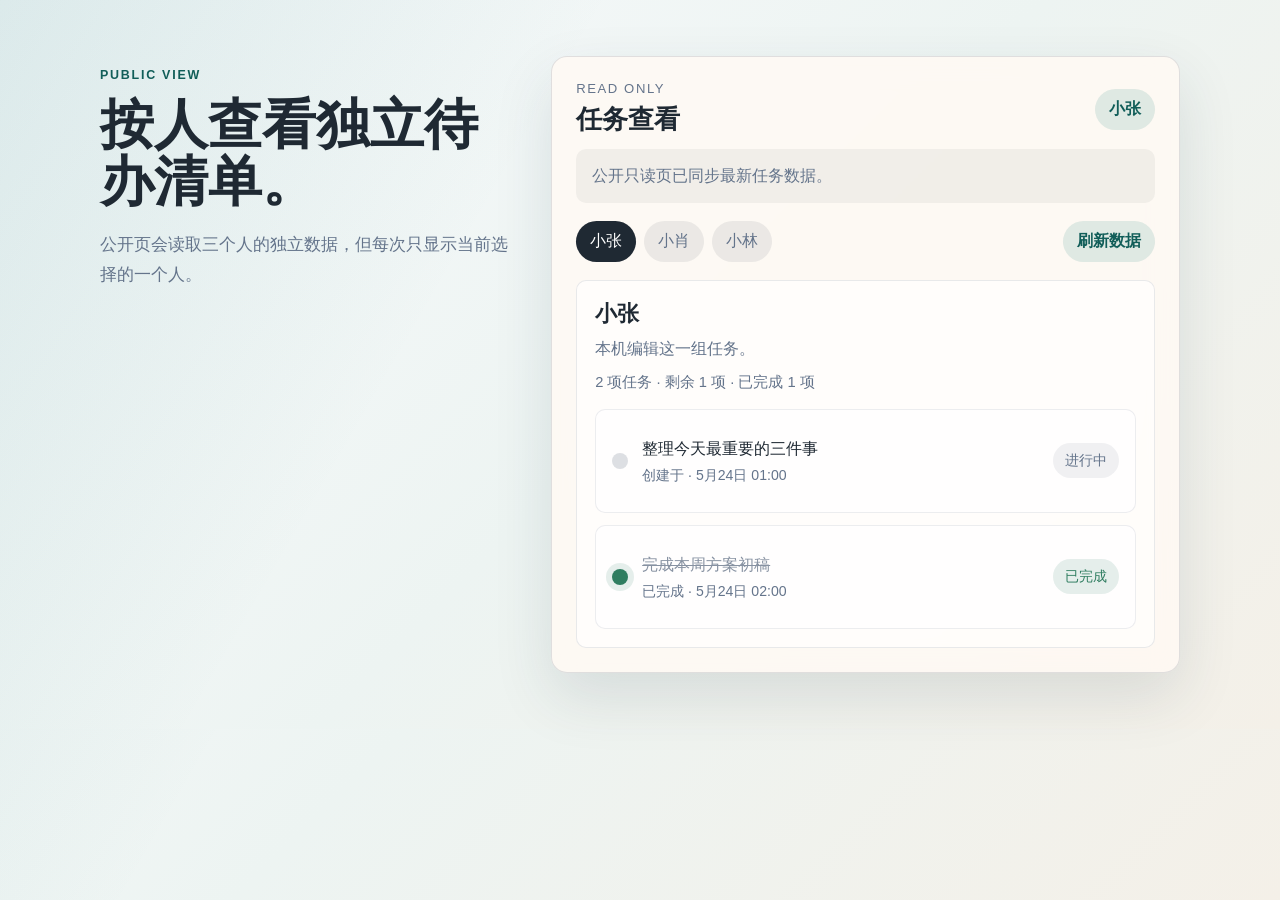
<file: docs/index.html>
<!DOCTYPE html>
<html lang="zh-CN">
  <head>
    <meta charset="UTF-8" />
    <meta name="viewport" content="width=device-width, initial-scale=1.0" />
    <title>Todo List</title>
    <link rel="stylesheet" href="./style.css" />
  </head>
  <body>
    <main class="app-shell">
      <section class="hero">
        <p class="eyebrow">PUBLIC VIEW</p>
        <h1>按人查看独立待办清单。</h1>
        <p class="hero-copy">
          公开页会读取三个人的独立数据，但每次只显示当前选择的一个人。
        </p>
      </section>

      <section class="todo-card" aria-label="Todo 公开只读页">
        <header class="card-header">
          <div>
            <p class="card-title">READ ONLY</p>
            <h2>任务查看</h2>
          </div>
          <div class="task-badge" id="memberBadge">加载中</div>
        </header>

        <p class="readonly-note" id="viewStatus">正在加载任务数据...</p>

        <div class="toolbar">
          <div class="member-tabs" id="memberTabs" aria-label="选择查看的人"></div>
          <button class="secondary-button" id="refreshButton" type="button">刷新数据</button>
        </div>

        <section class="member-board" id="memberBoard">
          <header class="member-header">
            <div>
              <h3 class="member-name" id="memberName"></h3>
              <p class="member-note" id="memberNote"></p>
            </div>
            <p class="member-stats" id="memberStats"></p>
          </header>

          <ul class="todo-list" id="todoList" aria-live="polite"></ul>
        </section>
      </section>
    </main>

    <template id="todoItemTemplate">
      <li class="todo-item">
        <span class="todo-state" aria-hidden="true"></span>
        <div class="todo-content">
          <p class="todo-text"></p>
          <span class="todo-meta"></span>
        </div>
        <span class="todo-label"></span>
      </li>
    </template>

    <script src="./script.js"></script>
  </body>
</html>
</file>
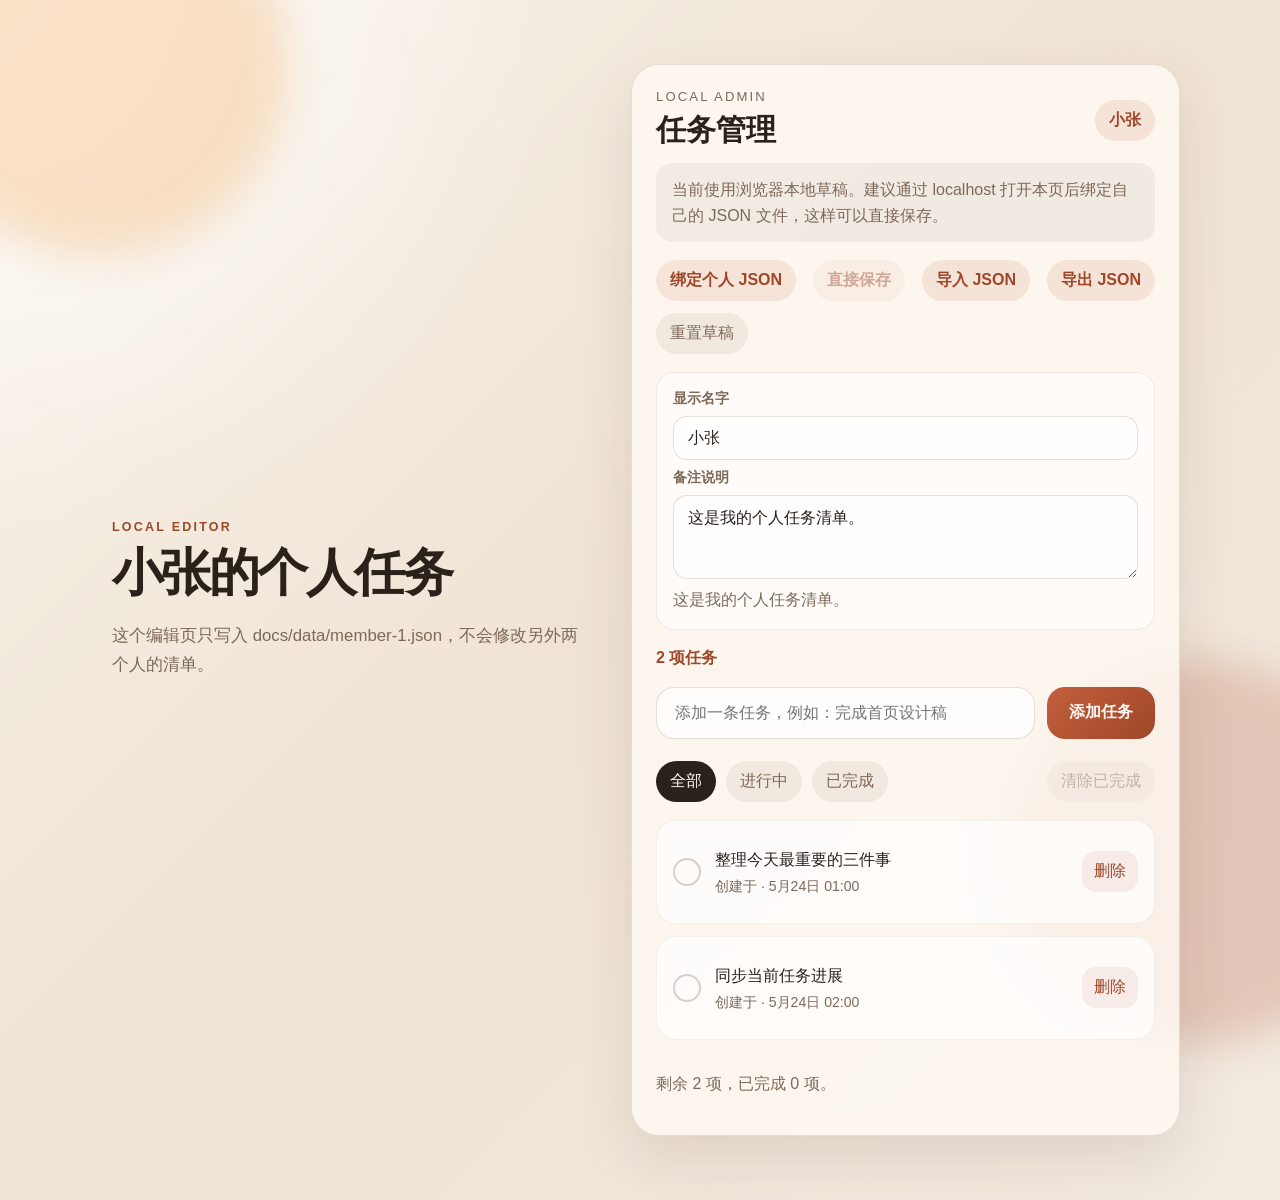
<file: admin-member-1.html>
<!DOCTYPE html>
<html lang="zh-CN">
  <head>
    <meta charset="UTF-8" />
    <meta name="viewport" content="width=device-width, initial-scale=1.0" />
    <title>小张的 Todo 管理页</title>
    <link rel="stylesheet" href="./admin.css" />
  </head>
  <body data-member-id="member-1" data-member-name="小张" data-member-file="member-1.json">
    <div class="background-shape background-shape-left"></div>
    <div class="background-shape background-shape-right"></div>

    <main class="app-shell">
      <section class="hero">
        <p class="eyebrow">LOCAL EDITOR</p>
        <h1 id="pageTitle">个人任务管理</h1>
        <p class="hero-copy" id="pageSubtitle"></p>
      </section>

      <section class="todo-card" aria-label="Todo 管理页">
        <header class="card-header">
          <div>
            <p class="card-title">LOCAL ADMIN</p>
            <h2>任务管理</h2>
          </div>
          <div class="task-badge" id="memberBadge">个人清单</div>
        </header>

        <p class="status-message" id="fileStatus">
          当前使用浏览器本地草稿。建议通过 localhost 打开本页后绑定自己的 JSON 文件，这样可以直接保存。
        </p>

        <div class="editor-toolbar">
          <button class="secondary-button" id="bindFileButton" type="button">绑定个人 JSON</button>
          <button class="secondary-button" id="saveFileButton" type="button" disabled>直接保存</button>
          <button class="secondary-button" id="importButton" type="button">导入 JSON</button>
          <button class="secondary-button" id="exportButton" type="button">导出 JSON</button>
          <button class="ghost-button" id="resetDraft" type="button">重置草稿</button>
          <input class="sr-only" id="fileInput" type="file" accept="application/json,.json" />
        </div>

        <div class="member-panel">
          <label class="field-label" for="ownerNameInput">显示名字</label>
          <input class="text-field" id="ownerNameInput" type="text" maxlength="24" placeholder="例如：小张" />
          <label class="field-label" for="ownerNoteInput">备注说明</label>
          <textarea class="text-field text-area" id="ownerNoteInput" rows="3" maxlength="120" placeholder="例如：这是我的个人任务清单"></textarea>
          <p class="field-hint" id="ownerHint">这里会显示在公开总览页中。</p>
        </div>

        <div class="task-count-bar">
          <span id="taskBadge">0 项任务</span>
        </div>

        <form class="todo-form" id="todoForm">
          <label class="sr-only" for="todoInput">输入任务</label>
          <input id="todoInput" name="todo" type="text" maxlength="120" placeholder="添加一条任务，例如：完成首页设计稿" autocomplete="off" />
          <button type="submit">添加任务</button>
        </form>

        <div class="toolbar">
          <div class="filters" id="filters" role="tablist" aria-label="任务筛选">
            <button class="filter is-active" data-filter="all" type="button">全部</button>
            <button class="filter" data-filter="active" type="button">进行中</button>
            <button class="filter" data-filter="completed" type="button">已完成</button>
          </div>
          <button class="ghost-button" id="clearCompleted" type="button">清除已完成</button>
        </div>

        <ul class="todo-list" id="todoList" aria-live="polite"></ul>

        <footer class="card-footer">
          <p id="taskSummary">还没有任务，先添加一条开始。</p>
        </footer>
      </section>
    </main>

    <template id="todoItemTemplate">
      <li class="todo-item">
        <label class="todo-check">
          <input class="todo-toggle" type="checkbox" />
          <span class="checkmark"></span>
        </label>
        <div class="todo-content">
          <p class="todo-text"></p>
          <span class="todo-meta"></span>
        </div>
        <button class="delete-button" type="button" aria-label="删除任务">删除</button>
      </li>
    </template>

    <script src="./admin.js"></script>
  </body>
</html>
</file>
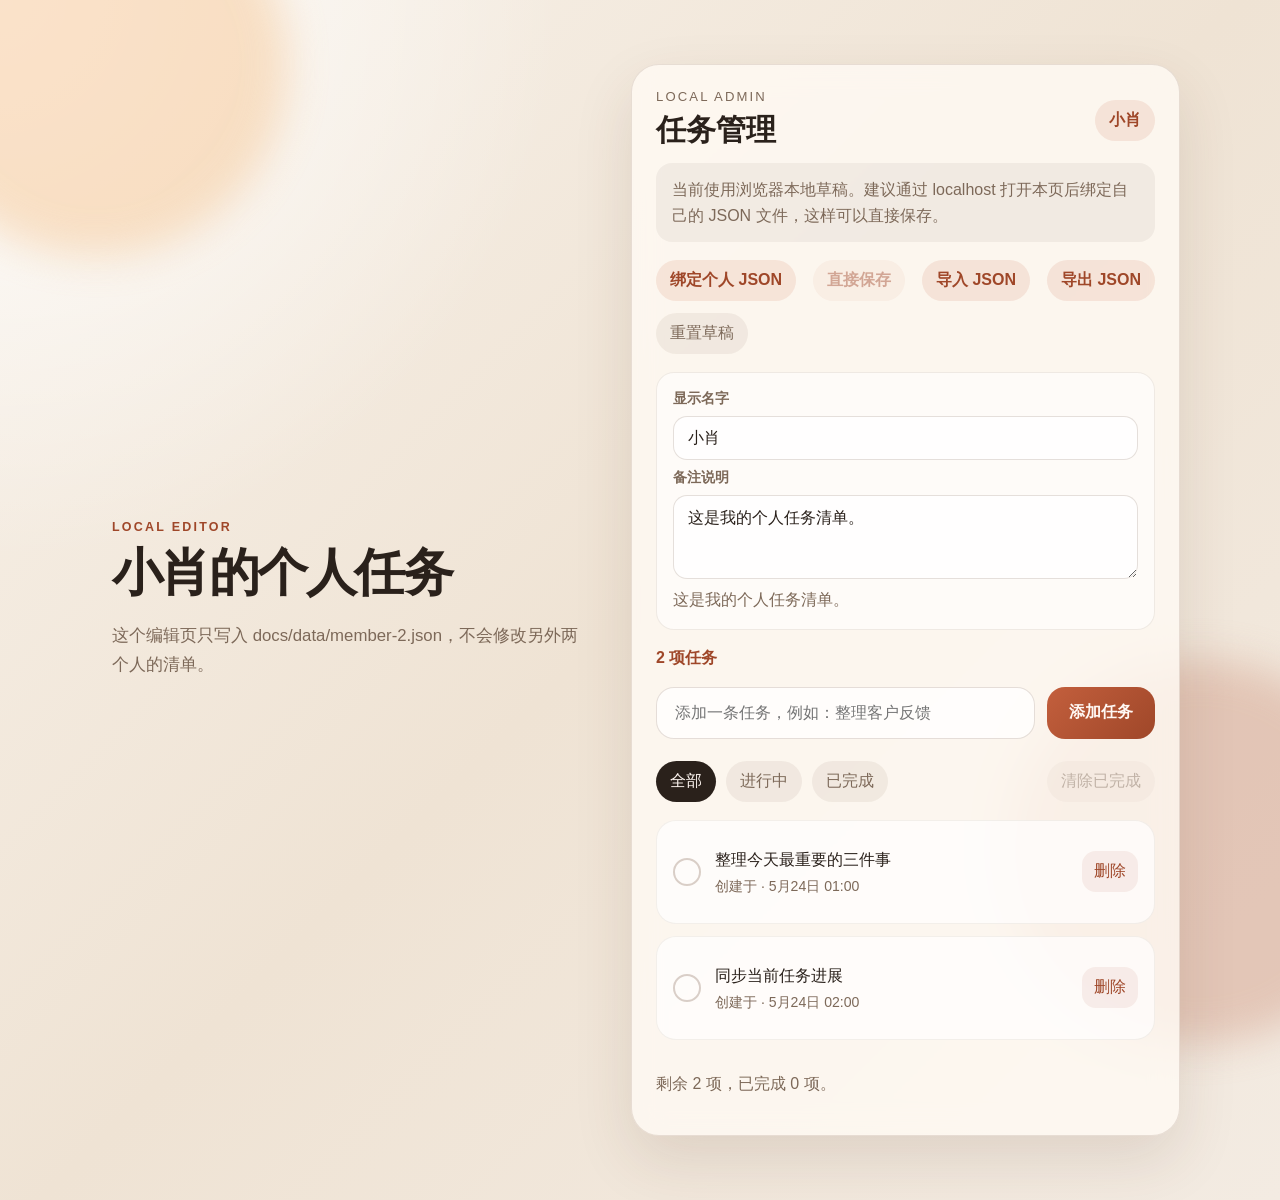
<file: admin-member-2.html>
<!DOCTYPE html>
<html lang="zh-CN">
  <head>
    <meta charset="UTF-8" />
    <meta name="viewport" content="width=device-width, initial-scale=1.0" />
    <title>小肖的 Todo 管理页</title>
    <link rel="stylesheet" href="./admin.css" />
  </head>
  <body data-member-id="member-2" data-member-name="小肖" data-member-file="member-2.json">
    <div class="background-shape background-shape-left"></div>
    <div class="background-shape background-shape-right"></div>

    <main class="app-shell">
      <section class="hero">
        <p class="eyebrow">LOCAL EDITOR</p>
        <h1 id="pageTitle">个人任务管理</h1>
        <p class="hero-copy" id="pageSubtitle"></p>
      </section>

      <section class="todo-card" aria-label="Todo 管理页">
        <header class="card-header">
          <div>
            <p class="card-title">LOCAL ADMIN</p>
            <h2>任务管理</h2>
          </div>
          <div class="task-badge" id="memberBadge">个人清单</div>
        </header>

        <p class="status-message" id="fileStatus">
          当前使用浏览器本地草稿。建议通过 localhost 打开本页后绑定自己的 JSON 文件，这样可以直接保存。
        </p>

        <div class="editor-toolbar">
          <button class="secondary-button" id="bindFileButton" type="button">绑定个人 JSON</button>
          <button class="secondary-button" id="saveFileButton" type="button" disabled>直接保存</button>
          <button class="secondary-button" id="importButton" type="button">导入 JSON</button>
          <button class="secondary-button" id="exportButton" type="button">导出 JSON</button>
          <button class="ghost-button" id="resetDraft" type="button">重置草稿</button>
          <input class="sr-only" id="fileInput" type="file" accept="application/json,.json" />
        </div>

        <div class="member-panel">
          <label class="field-label" for="ownerNameInput">显示名字</label>
          <input class="text-field" id="ownerNameInput" type="text" maxlength="24" placeholder="例如：小肖" />
          <label class="field-label" for="ownerNoteInput">备注说明</label>
          <textarea class="text-field text-area" id="ownerNoteInput" rows="3" maxlength="120" placeholder="例如：这是我的个人任务清单"></textarea>
          <p class="field-hint" id="ownerHint">这里会显示在公开总览页中。</p>
        </div>

        <div class="task-count-bar">
          <span id="taskBadge">0 项任务</span>
        </div>

        <form class="todo-form" id="todoForm">
          <label class="sr-only" for="todoInput">输入任务</label>
          <input id="todoInput" name="todo" type="text" maxlength="120" placeholder="添加一条任务，例如：整理客户反馈" autocomplete="off" />
          <button type="submit">添加任务</button>
        </form>

        <div class="toolbar">
          <div class="filters" id="filters" role="tablist" aria-label="任务筛选">
            <button class="filter is-active" data-filter="all" type="button">全部</button>
            <button class="filter" data-filter="active" type="button">进行中</button>
            <button class="filter" data-filter="completed" type="button">已完成</button>
          </div>
          <button class="ghost-button" id="clearCompleted" type="button">清除已完成</button>
        </div>

        <ul class="todo-list" id="todoList" aria-live="polite"></ul>

        <footer class="card-footer">
          <p id="taskSummary">还没有任务，先添加一条开始。</p>
        </footer>
      </section>
    </main>

    <template id="todoItemTemplate">
      <li class="todo-item">
        <label class="todo-check">
          <input class="todo-toggle" type="checkbox" />
          <span class="checkmark"></span>
        </label>
        <div class="todo-content">
          <p class="todo-text"></p>
          <span class="todo-meta"></span>
        </div>
        <button class="delete-button" type="button" aria-label="删除任务">删除</button>
      </li>
    </template>

    <script src="./admin.js"></script>
  </body>
</html>
</file>
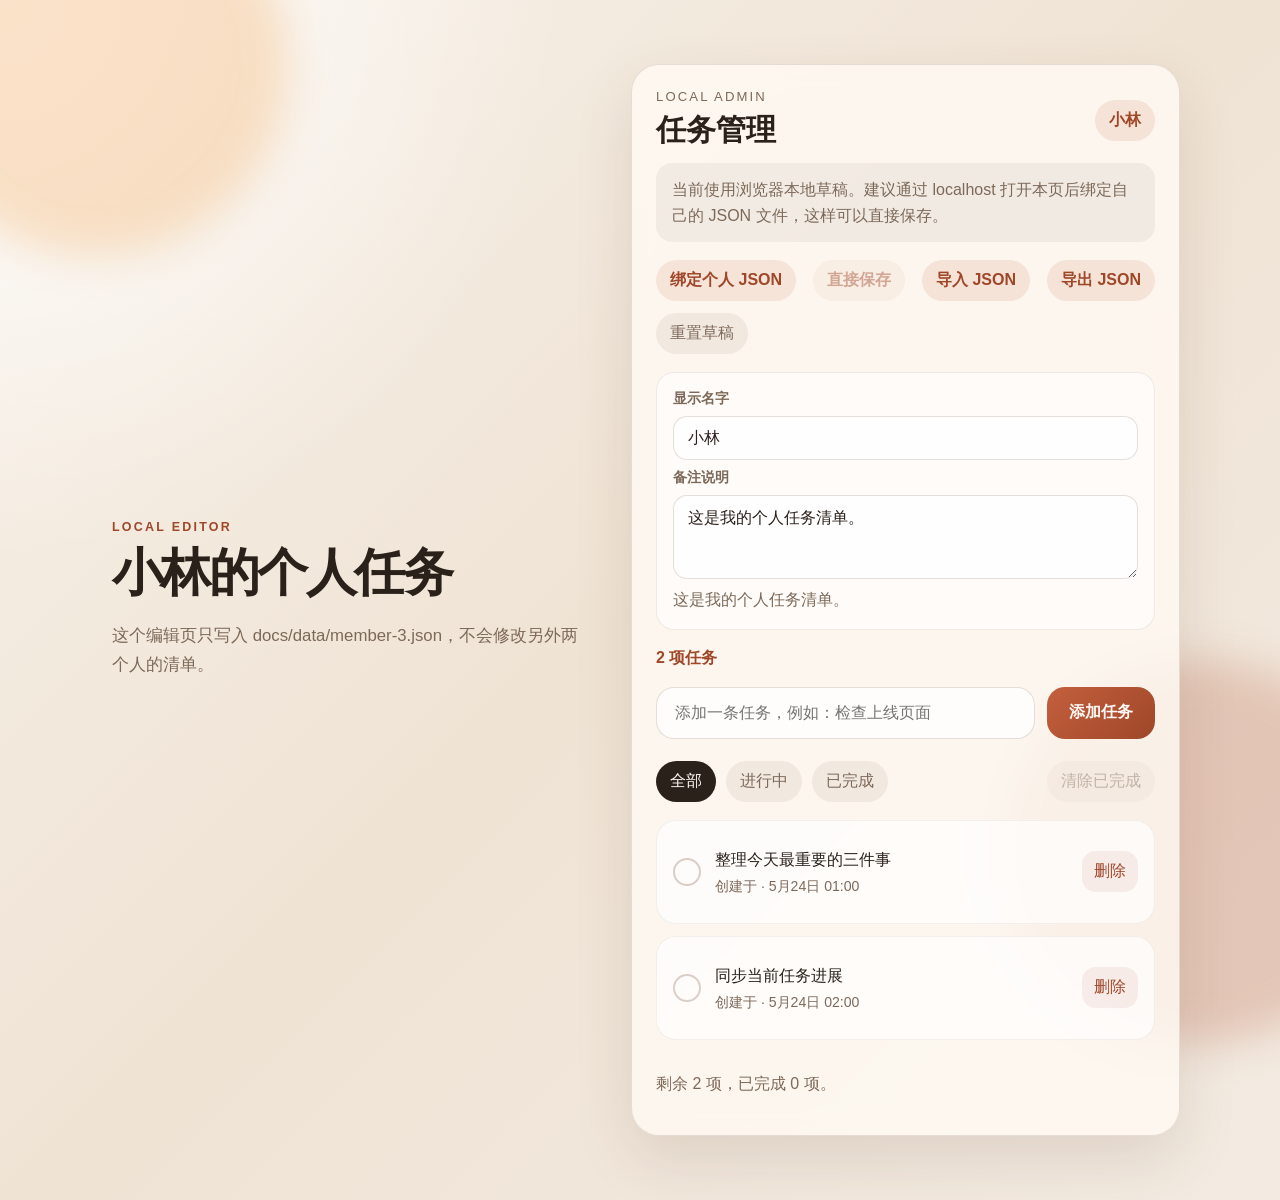
<file: admin-member-3.html>
<!DOCTYPE html>
<html lang="zh-CN">
  <head>
    <meta charset="UTF-8" />
    <meta name="viewport" content="width=device-width, initial-scale=1.0" />
    <title>小林的 Todo 管理页</title>
    <link rel="stylesheet" href="./admin.css" />
  </head>
  <body data-member-id="member-3" data-member-name="小林" data-member-file="member-3.json">
    <div class="background-shape background-shape-left"></div>
    <div class="background-shape background-shape-right"></div>

    <main class="app-shell">
      <section class="hero">
        <p class="eyebrow">LOCAL EDITOR</p>
        <h1 id="pageTitle">个人任务管理</h1>
        <p class="hero-copy" id="pageSubtitle"></p>
      </section>

      <section class="todo-card" aria-label="Todo 管理页">
        <header class="card-header">
          <div>
            <p class="card-title">LOCAL ADMIN</p>
            <h2>任务管理</h2>
          </div>
          <div class="task-badge" id="memberBadge">个人清单</div>
        </header>

        <p class="status-message" id="fileStatus">
          当前使用浏览器本地草稿。建议通过 localhost 打开本页后绑定自己的 JSON 文件，这样可以直接保存。
        </p>

        <div class="editor-toolbar">
          <button class="secondary-button" id="bindFileButton" type="button">绑定个人 JSON</button>
          <button class="secondary-button" id="saveFileButton" type="button" disabled>直接保存</button>
          <button class="secondary-button" id="importButton" type="button">导入 JSON</button>
          <button class="secondary-button" id="exportButton" type="button">导出 JSON</button>
          <button class="ghost-button" id="resetDraft" type="button">重置草稿</button>
          <input class="sr-only" id="fileInput" type="file" accept="application/json,.json" />
        </div>

        <div class="member-panel">
          <label class="field-label" for="ownerNameInput">显示名字</label>
          <input class="text-field" id="ownerNameInput" type="text" maxlength="24" placeholder="例如：小林" />
          <label class="field-label" for="ownerNoteInput">备注说明</label>
          <textarea class="text-field text-area" id="ownerNoteInput" rows="3" maxlength="120" placeholder="例如：这是我的个人任务清单"></textarea>
          <p class="field-hint" id="ownerHint">这里会显示在公开总览页中。</p>
        </div>

        <div class="task-count-bar">
          <span id="taskBadge">0 项任务</span>
        </div>

        <form class="todo-form" id="todoForm">
          <label class="sr-only" for="todoInput">输入任务</label>
          <input id="todoInput" name="todo" type="text" maxlength="120" placeholder="添加一条任务，例如：检查上线页面" autocomplete="off" />
          <button type="submit">添加任务</button>
        </form>

        <div class="toolbar">
          <div class="filters" id="filters" role="tablist" aria-label="任务筛选">
            <button class="filter is-active" data-filter="all" type="button">全部</button>
            <button class="filter" data-filter="active" type="button">进行中</button>
            <button class="filter" data-filter="completed" type="button">已完成</button>
          </div>
          <button class="ghost-button" id="clearCompleted" type="button">清除已完成</button>
        </div>

        <ul class="todo-list" id="todoList" aria-live="polite"></ul>

        <footer class="card-footer">
          <p id="taskSummary">还没有任务，先添加一条开始。</p>
        </footer>
      </section>
    </main>

    <template id="todoItemTemplate">
      <li class="todo-item">
        <label class="todo-check">
          <input class="todo-toggle" type="checkbox" />
          <span class="checkmark"></span>
        </label>
        <div class="todo-content">
          <p class="todo-text"></p>
          <span class="todo-meta"></span>
        </div>
        <button class="delete-button" type="button" aria-label="删除任务">删除</button>
      </li>
    </template>

    <script src="./admin.js"></script>
  </body>
</html>
</file>
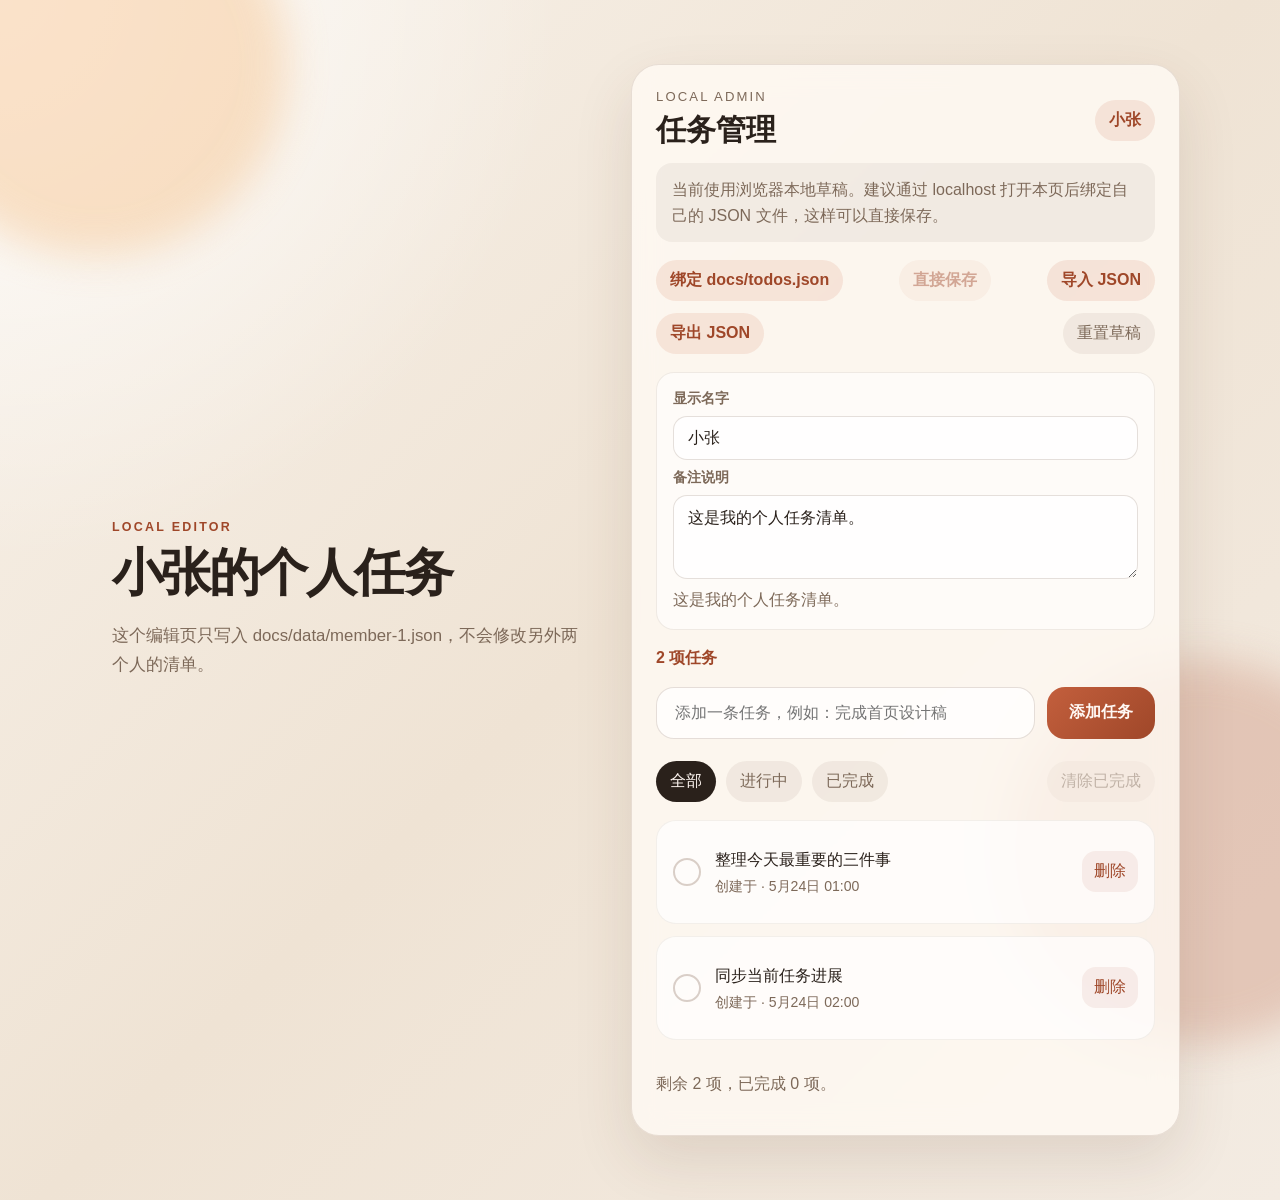
<file: admin.html>
<!DOCTYPE html>
<html lang="zh-CN">
  <head>
    <meta charset="UTF-8" />
    <meta name="viewport" content="width=device-width, initial-scale=1.0" />
    <title>Todo 管理页</title>
    <link rel="stylesheet" href="./admin.css" />
  </head>
  <body data-member-id="member-1" data-member-name="小张" data-member-file="member-1.json">
    <div class="background-shape background-shape-left"></div>
    <div class="background-shape background-shape-right"></div>

    <main class="app-shell">
      <section class="hero">
        <p class="eyebrow">LOCAL EDITOR</p>
        <h1 id="pageTitle">个人任务管理</h1>
        <p class="hero-copy" id="pageSubtitle">
          这个页面只给你本机使用。推荐通过 localhost 打开后直接保存到
          个人 JSON 文件，再提交发布，外网用户就能看到更新后的内容。
        </p>
      </section>

      <section class="todo-card" aria-label="Todo 管理页">
        <header class="card-header">
          <div>
            <p class="card-title">LOCAL ADMIN</p>
            <h2>任务管理</h2>
          </div>
          <div class="task-badge" id="memberBadge">个人清单</div>
        </header>

        <p class="status-message" id="fileStatus">
          当前使用浏览器本地草稿。建议通过 localhost 打开本页后绑定自己的 JSON 文件，这样可以直接保存。
        </p>

        <div class="editor-toolbar">
          <button class="secondary-button" id="bindFileButton" type="button">绑定 docs/todos.json</button>
          <button class="secondary-button" id="saveFileButton" type="button" disabled>直接保存</button>
          <button class="secondary-button" id="importButton" type="button">导入 JSON</button>
          <button class="secondary-button" id="exportButton" type="button">导出 JSON</button>
          <button class="ghost-button" id="resetDraft" type="button">重置草稿</button>
          <input class="sr-only" id="fileInput" type="file" accept="application/json,.json" />
        </div>

        <div class="member-panel">
          <label class="field-label" for="ownerNameInput">显示名字</label>
          <input
            class="text-field"
            id="ownerNameInput"
            type="text"
            maxlength="24"
            placeholder="例如：小张"
          />

          <label class="field-label" for="ownerNoteInput">备注说明</label>
          <textarea
            class="text-field text-area"
            id="ownerNoteInput"
            rows="3"
            maxlength="120"
            placeholder="例如：这是我的个人任务清单"
          ></textarea>

          <p class="field-hint" id="ownerHint">你可以给这一组任务写上自己的名字和备注。</p>
        </div>

        <div class="task-count-bar">
          <span id="taskBadge">0 项任务</span>
        </div>

        <form class="todo-form" id="todoForm">
          <label class="sr-only" for="todoInput">输入任务</label>
          <input
            id="todoInput"
            name="todo"
            type="text"
            maxlength="120"
            placeholder="添加一条任务，例如：完成首页设计稿"
            autocomplete="off"
          />
          <button type="submit">添加任务</button>
        </form>

        <div class="toolbar">
          <div class="filters" id="filters" role="tablist" aria-label="任务筛选">
            <button class="filter is-active" data-filter="all" type="button">全部</button>
            <button class="filter" data-filter="active" type="button">进行中</button>
            <button class="filter" data-filter="completed" type="button">已完成</button>
          </div>
          <button class="ghost-button" id="clearCompleted" type="button">清除已完成</button>
        </div>

        <ul class="todo-list" id="todoList" aria-live="polite"></ul>

        <footer class="card-footer">
          <p id="taskSummary">还没有任务，先添加一条开始。</p>
        </footer>
      </section>
    </main>

    <template id="todoItemTemplate">
      <li class="todo-item">
        <label class="todo-check">
          <input class="todo-toggle" type="checkbox" />
          <span class="checkmark"></span>
        </label>

        <div class="todo-content">
          <p class="todo-text"></p>
          <span class="todo-meta"></span>
        </div>

        <button class="delete-button" type="button" aria-label="删除任务">删除</button>
      </li>
    </template>

    <script src="./admin.js"></script>
  </body>
</html>
</file>
<file: docs/style.css>
:root {
  --card: rgba(255, 250, 244, 0.86);
  --card-border: rgba(68, 84, 106, 0.16);
  --text: #1f2933;
  --muted: #64748b;
  --accent: #0f766e;
  --accent-strong: #115e59;
  --success: #2f7d60;
  --success-soft: rgba(47, 125, 96, 0.12);
  --shadow: 0 24px 60px rgba(36, 54, 70, 0.12);
  --radius-xl: 16px;
  --radius-lg: 10px;
}

* {
  box-sizing: border-box;
}

html,
body {
  margin: 0;
  min-height: 100%;
  font-family: "Avenir Next", "Trebuchet MS", "Segoe UI", sans-serif;
  color: var(--text);
  background:
    linear-gradient(120deg, rgba(15, 118, 110, 0.12), transparent 36%),
    linear-gradient(135deg, #f8fafc 0%, #edf4f2 52%, #f4f0e8 100%);
}

.app-shell {
  width: min(100%, 1120px);
  margin: 0 auto;
  padding: 56px 20px;
  display: grid;
  grid-template-columns: 0.8fr 1.2fr;
  gap: 32px;
  align-items: start;
}

.hero {
  padding: 12px 0;
}

.eyebrow {
  margin: 0 0 14px;
  color: var(--accent-strong);
  text-transform: uppercase;
  letter-spacing: 0.14em;
  font-size: 0.78rem;
  font-weight: 700;
}

.hero h1 {
  margin: 0;
  font-size: clamp(2.4rem, 3.4rem, 3.4rem);
  line-height: 1.05;
}

.hero-copy {
  max-width: 30rem;
  margin: 20px 0 0;
  font-size: 1.05rem;
  line-height: 1.75;
  color: var(--muted);
}

.todo-card {
  backdrop-filter: blur(14px);
  background: var(--card);
  border: 1px solid var(--card-border);
  border-radius: var(--radius-xl);
  box-shadow: var(--shadow);
  padding: 24px;
}

.card-header,
.toolbar {
  display: flex;
  align-items: center;
  justify-content: space-between;
  gap: 12px;
  flex-wrap: wrap;
}

.card-header {
  margin-bottom: 12px;
}

.card-title {
  margin: 0 0 6px;
  font-size: 0.82rem;
  letter-spacing: 0.12em;
  color: var(--muted);
}

.card-header h2 {
  margin: 0;
  font-size: 1.65rem;
}

.task-badge {
  padding: 10px 14px;
  border-radius: 999px;
  background: rgba(15, 118, 110, 0.12);
  color: var(--accent-strong);
  font-weight: 700;
}

.readonly-note {
  margin: 0 0 18px;
  padding: 14px 16px;
  border-radius: var(--radius-lg);
  background: rgba(31, 41, 51, 0.05);
  color: var(--muted);
  line-height: 1.6;
}

.toolbar {
  margin-bottom: 18px;
}

.member-tabs {
  display: flex;
  flex-wrap: wrap;
  gap: 8px;
}

.member-tab,
.secondary-button {
  border: 0;
  cursor: pointer;
  font: inherit;
  padding: 10px 14px;
  border-radius: 999px;
  background: rgba(31, 41, 51, 0.08);
  color: var(--muted);
  transition: background-color 0.2s ease, color 0.2s ease, transform 0.2s ease;
}

.member-tab.is-active {
  background: var(--text);
  color: #fff;
}

.secondary-button {
  background: rgba(15, 118, 110, 0.12);
  color: var(--accent-strong);
  font-weight: 700;
}

.member-tab:hover,
.secondary-button:hover {
  transform: translateY(-1px);
}

.member-board {
  padding: 18px;
  border-radius: var(--radius-lg);
  background: rgba(255, 255, 255, 0.66);
  border: 1px solid rgba(68, 84, 106, 0.12);
}

.member-header {
  margin-bottom: 14px;
}

.member-name {
  margin: 0 0 8px;
  font-size: 1.35rem;
}

.member-note,
.member-stats {
  margin: 0;
  color: var(--muted);
  line-height: 1.6;
}

.member-stats {
  margin-top: 10px;
  font-size: 0.92rem;
}

.todo-list {
  list-style: none;
  margin: 0;
  padding: 0;
  display: grid;
  gap: 12px;
  min-height: 220px;
}

.todo-item {
  display: grid;
  grid-template-columns: auto 1fr auto;
  gap: 14px;
  align-items: center;
  padding: 16px;
  border-radius: var(--radius-lg);
  background: rgba(255, 255, 255, 0.78);
  border: 1px solid rgba(68, 84, 106, 0.1);
}

.todo-state {
  width: 16px;
  height: 16px;
  border-radius: 50%;
  background: rgba(68, 84, 106, 0.18);
}

.todo-item.is-completed .todo-state {
  background: var(--success);
  box-shadow: 0 0 0 6px var(--success-soft);
}

.todo-content {
  min-width: 0;
}

.todo-text {
  margin: 0 0 5px;
  font-size: 1rem;
  line-height: 1.5;
  word-break: break-word;
}

.todo-meta {
  color: var(--muted);
  font-size: 0.88rem;
}

.todo-item.is-completed .todo-text {
  color: #8792a2;
  text-decoration: line-through;
}

.todo-label {
  padding: 8px 12px;
  border-radius: 999px;
  background: rgba(68, 84, 106, 0.08);
  color: var(--muted);
  font-size: 0.88rem;
}

.todo-item.is-completed .todo-label {
  background: rgba(47, 125, 96, 0.12);
  color: var(--success);
}

.empty-state {
  display: grid;
  place-items: center;
  text-align: center;
  min-height: 220px;
  padding: 24px;
  border-radius: var(--radius-lg);
  border: 1px dashed rgba(68, 84, 106, 0.18);
  color: var(--muted);
}

@media (max-width: 920px) {
  .app-shell {
    grid-template-columns: 1fr;
    padding: 42px 16px;
  }
}

@media (max-width: 640px) {
  .card-header,
  .toolbar {
    align-items: flex-start;
    flex-direction: column;
  }

  .todo-item {
    grid-template-columns: auto 1fr;
  }

  .todo-label {
    grid-column: 2;
    justify-self: start;
  }
}
</file>
<file: admin.css>
:root {
  --bg: #f4efe8;
  --card: rgba(255, 250, 244, 0.8);
  --card-border: rgba(109, 78, 55, 0.15);
  --text: #2a211b;
  --muted: #7d6959;
  --accent: #c35f3d;
  --accent-strong: #9f4729;
  --success: #2f7d60;
  --shadow: 0 24px 60px rgba(85, 48, 29, 0.12);
  --radius-xl: 28px;
  --radius-lg: 18px;
}

* {
  box-sizing: border-box;
}

html,
body {
  margin: 0;
  min-height: 100%;
  font-family: "Avenir Next", "Trebuchet MS", "Segoe UI", sans-serif;
  color: var(--text);
  background:
    radial-gradient(circle at top left, rgba(255, 255, 255, 0.9), transparent 32%),
    linear-gradient(135deg, #f8f2ea 0%, #efe3d4 50%, #f3ebe2 100%);
}

body {
  position: relative;
  overflow-x: hidden;
}

.background-shape {
  position: fixed;
  z-index: 0;
  width: 24rem;
  height: 24rem;
  border-radius: 50%;
  filter: blur(20px);
  opacity: 0.45;
  pointer-events: none;
}

.background-shape-left {
  top: -8rem;
  left: -6rem;
  background: #f5c28c;
}

.background-shape-right {
  right: -7rem;
  bottom: -9rem;
  background: #d19c87;
}

.app-shell {
  position: relative;
  z-index: 1;
  width: min(100%, 1120px);
  margin: 0 auto;
  padding: 64px 20px;
  display: grid;
  grid-template-columns: 1fr 1.1fr;
  gap: 32px;
  align-items: center;
}

.hero {
  padding: 24px 12px;
  animation: slide-up 0.7s ease;
}

.eyebrow {
  margin: 0 0 14px;
  color: var(--accent-strong);
  text-transform: uppercase;
  letter-spacing: 0.18em;
  font-size: 0.78rem;
  font-weight: 700;
}

.hero h1 {
  margin: 0;
  font-size: clamp(2.5rem, 4vw, 4.6rem);
  line-height: 0.98;
  letter-spacing: -0.05em;
}

.hero-copy {
  max-width: 34rem;
  margin: 22px 0 0;
  font-size: 1.05rem;
  line-height: 1.75;
  color: var(--muted);
}

.todo-card {
  backdrop-filter: blur(14px);
  background: var(--card);
  border: 1px solid var(--card-border);
  border-radius: var(--radius-xl);
  box-shadow: var(--shadow);
  padding: 24px;
  animation: slide-up 0.85s ease;
}

.card-header,
.toolbar,
.card-footer,
.editor-toolbar {
  display: flex;
  align-items: center;
  justify-content: space-between;
  gap: 12px;
  flex-wrap: wrap;
}

.card-header {
  margin-bottom: 12px;
}

.card-title {
  margin: 0 0 6px;
  font-size: 0.82rem;
  letter-spacing: 0.16em;
  color: var(--muted);
}

.card-header h2 {
  margin: 0;
  font-size: 1.85rem;
}

.task-badge {
  padding: 10px 14px;
  border-radius: 999px;
  background: rgba(195, 95, 61, 0.12);
  color: var(--accent-strong);
  font-weight: 700;
}

.status-message {
  margin: 0 0 18px;
  padding: 14px 16px;
  border-radius: 16px;
  background: rgba(42, 33, 27, 0.05);
  color: var(--muted);
  line-height: 1.6;
}

.editor-toolbar {
  margin-bottom: 18px;
}

.member-panel {
  display: grid;
  gap: 8px;
  margin-bottom: 18px;
  padding: 16px;
  border-radius: 18px;
  background: rgba(255, 255, 255, 0.56);
  border: 1px solid rgba(109, 78, 55, 0.1);
}

.task-count-bar {
  margin-bottom: 18px;
  color: var(--accent-strong);
  font-weight: 700;
}

.field-label {
  font-size: 0.9rem;
  color: var(--muted);
  font-weight: 700;
}

.text-field {
  width: 100%;
  border: 1px solid rgba(109, 78, 55, 0.18);
  background: rgba(255, 255, 255, 0.88);
  border-radius: 14px;
  padding: 12px 14px;
  font: inherit;
  color: var(--text);
}

.text-area {
  resize: vertical;
  min-height: 84px;
}

.field-hint {
  margin: 0;
  color: var(--muted);
  line-height: 1.6;
}

.todo-form {
  display: grid;
  grid-template-columns: 1fr auto;
  gap: 12px;
}

.todo-form input {
  width: 100%;
  border: 1px solid rgba(109, 78, 55, 0.18);
  background: rgba(255, 255, 255, 0.76);
  border-radius: var(--radius-lg);
  padding: 16px 18px;
  font-size: 1rem;
  color: var(--text);
  outline: none;
  transition: border-color 0.2s ease, transform 0.2s ease, box-shadow 0.2s ease;
}

.todo-form input:focus {
  border-color: rgba(195, 95, 61, 0.55);
  box-shadow: 0 0 0 4px rgba(195, 95, 61, 0.12);
  transform: translateY(-1px);
}

.todo-form button,
.filter,
.ghost-button,
.delete-button,
.secondary-button {
  border: 0;
  cursor: pointer;
  font: inherit;
}

.todo-form button {
  padding: 0 22px;
  border-radius: var(--radius-lg);
  background: linear-gradient(135deg, var(--accent), var(--accent-strong));
  color: #fff8f4;
  font-weight: 700;
  transition: transform 0.2s ease, box-shadow 0.2s ease;
}

.secondary-button,
.filter,
.ghost-button {
  padding: 10px 14px;
  border-radius: 999px;
  background: rgba(109, 78, 55, 0.08);
  color: var(--muted);
  transition: background-color 0.2s ease, color 0.2s ease, transform 0.2s ease;
}

.secondary-button {
  background: rgba(195, 95, 61, 0.12);
  color: var(--accent-strong);
  font-weight: 700;
}

.secondary-button:disabled,
.ghost-button:disabled {
  opacity: 0.45;
  cursor: not-allowed;
  transform: none;
}

.todo-form button:hover,
.todo-form button:focus-visible,
.secondary-button:hover,
.ghost-button:hover,
.filter:hover,
.delete-button:hover {
  transform: translateY(-1px);
}

.toolbar {
  margin: 22px 0 18px;
}

.filters {
  display: flex;
  flex-wrap: wrap;
  gap: 10px;
}

.filter.is-active {
  background: var(--text);
  color: #fff7f2;
}

.todo-list {
  list-style: none;
  margin: 0;
  padding: 0;
  display: grid;
  gap: 12px;
  min-height: 220px;
}

.todo-item {
  display: grid;
  grid-template-columns: auto 1fr auto;
  gap: 14px;
  align-items: center;
  padding: 16px;
  border-radius: 20px;
  background: rgba(255, 255, 255, 0.68);
  border: 1px solid rgba(109, 78, 55, 0.08);
  animation: fade-in 0.35s ease;
}

.todo-check {
  position: relative;
  width: 28px;
  height: 28px;
}

.todo-toggle {
  position: absolute;
  inset: 0;
  margin: 0;
  opacity: 0;
  cursor: pointer;
}

.checkmark {
  display: block;
  width: 100%;
  height: 100%;
  border-radius: 50%;
  border: 2px solid rgba(109, 78, 55, 0.26);
  transition: background-color 0.2s ease, border-color 0.2s ease;
}

.todo-toggle:checked + .checkmark {
  background: var(--success);
  border-color: var(--success);
  box-shadow: inset 0 0 0 6px #edf8f3;
}

.todo-content {
  min-width: 0;
}

.todo-text {
  margin: 0 0 5px;
  font-size: 1rem;
  line-height: 1.5;
  word-break: break-word;
}

.todo-meta {
  color: var(--muted);
  font-size: 0.88rem;
}

.todo-item.is-completed .todo-text {
  color: #9c8a7a;
  text-decoration: line-through;
}

.delete-button {
  padding: 10px 12px;
  border-radius: 14px;
  background: rgba(159, 71, 41, 0.08);
  color: var(--accent-strong);
}

.empty-state {
  display: grid;
  place-items: center;
  text-align: center;
  min-height: 220px;
  padding: 24px;
  border-radius: 20px;
  border: 1px dashed rgba(109, 78, 55, 0.18);
  color: var(--muted);
}

.card-footer {
  margin-top: 18px;
  color: var(--muted);
}

.sr-only {
  position: absolute;
  width: 1px;
  height: 1px;
  padding: 0;
  margin: -1px;
  overflow: hidden;
  clip: rect(0, 0, 0, 0);
  white-space: nowrap;
  border: 0;
}

@keyframes slide-up {
  from {
    opacity: 0;
    transform: translateY(24px);
  }
  to {
    opacity: 1;
    transform: translateY(0);
  }
}

@keyframes fade-in {
  from {
    opacity: 0;
    transform: translateY(8px);
  }
  to {
    opacity: 1;
    transform: translateY(0);
  }
}

@media (max-width: 920px) {
  .app-shell {
    grid-template-columns: 1fr;
    padding: 42px 16px;
  }

  .hero {
    padding: 0 4px;
  }
}

@media (max-width: 640px) {
  .todo-form {
    grid-template-columns: 1fr;
  }

  .todo-form button {
    min-height: 52px;
  }

  .card-header,
  .toolbar,
  .card-footer,
  .editor-toolbar {
    align-items: flex-start;
    flex-direction: column;
  }

  .todo-item {
    grid-template-columns: auto 1fr;
  }

  .delete-button {
    grid-column: 2;
    justify-self: start;
  }
}
</file>
